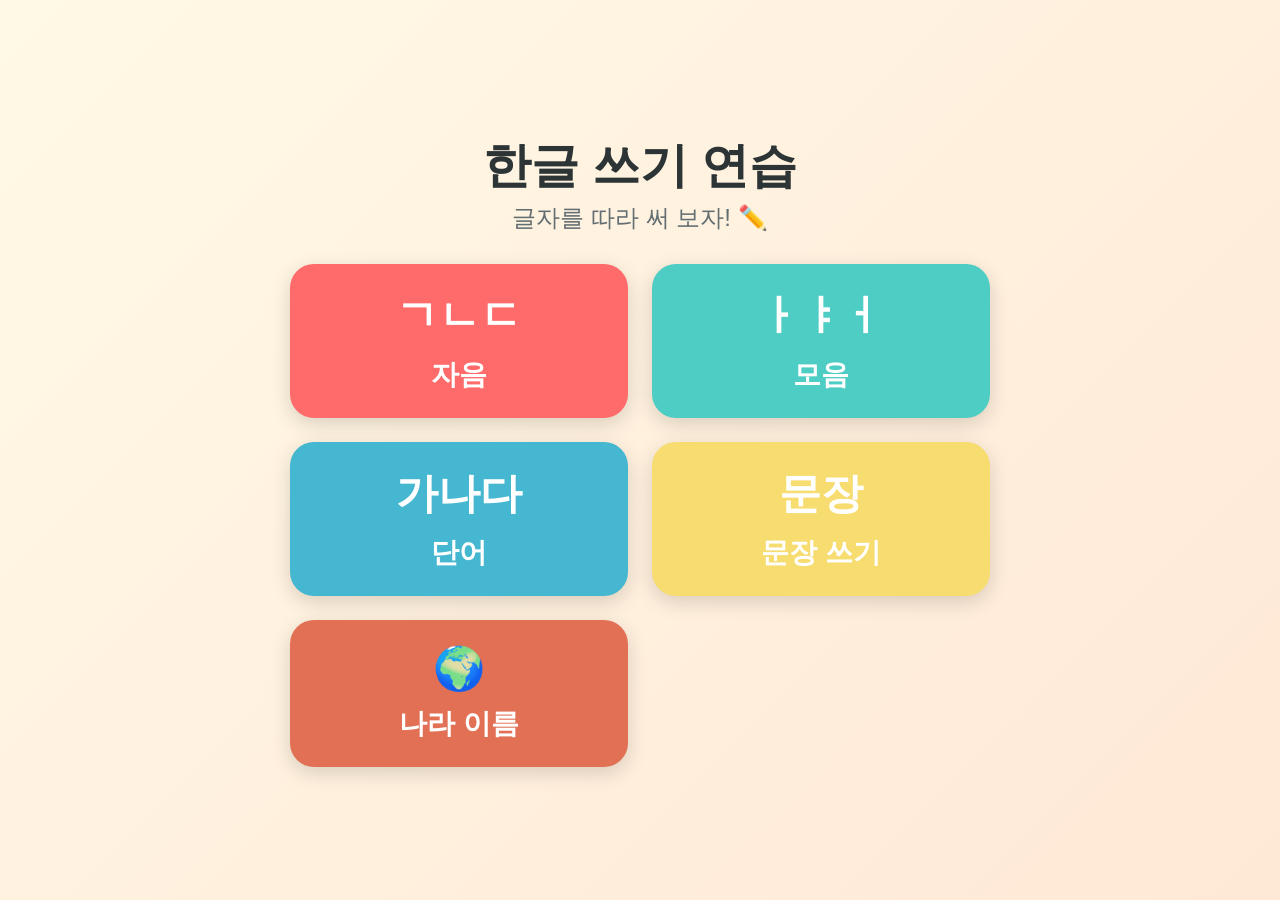
<file: index.html>
<!DOCTYPE html>
<html lang="ko">
<head>
  <meta charset="UTF-8">
  <meta name="viewport" content="width=device-width, initial-scale=1.0, user-scalable=no">
  <meta name="apple-mobile-web-app-capable" content="yes">
  <meta name="apple-mobile-web-app-status-bar-style" content="black-translucent">
  <meta name="apple-mobile-web-app-title" content="한글 쓰기">
  <link rel="manifest" href="manifest.json">
  <link rel="apple-touch-icon" href="icon-192.png">
  <title>한글 쓰기 연습</title>
  <link rel="stylesheet" href="style.css">
</head>
<body>
  <!-- 홈 화면 -->
  <div id="home-screen" class="screen active">
    <h1 class="app-title">한글 쓰기 연습</h1>
    <p class="app-subtitle">글자를 따라 써 보자! ✏️</p>
    <div class="category-grid">
      <button class="category-btn" data-category="consonants" style="background: #FF6B6B;">
        <span class="category-icon">ㄱㄴㄷ</span>
        <span class="category-label">자음</span>
      </button>
      <button class="category-btn" data-category="vowels" style="background: #4ECDC4;">
        <span class="category-icon">ㅏㅑㅓ</span>
        <span class="category-label">모음</span>
      </button>
      <button class="category-btn" data-category="words" style="background: #45B7D1;">
        <span class="category-icon">가나다</span>
        <span class="category-label">단어</span>
      </button>
      <button class="category-btn" data-category="sentences" style="background: #F7DC6F;">
        <span class="category-icon">문장</span>
        <span class="category-label">문장 쓰기</span>
      </button>
      <button class="category-btn" data-category="countries" style="background: #E17055;">
        <span class="category-icon">🌍</span>
        <span class="category-label">나라 이름</span>
      </button>
    </div>
  </div>

  <!-- 글자 선택 화면 -->
  <div id="select-screen" class="screen">
    <div class="top-bar">
      <button id="back-to-home" class="nav-btn back-btn">← 돌아가기</button>
      <h2 id="select-title" class="screen-title">자음</h2>
    </div>
    <div id="char-grid" class="char-grid"></div>
  </div>

  <!-- 쓰기 연습 화면 -->
  <div id="practice-screen" class="screen">
    <div class="top-bar">
      <button id="back-to-select" class="nav-btn back-btn">← 목록</button>
      <span id="practice-progress" class="progress-text"></span>
    </div>
    <div class="practice-area">
      <div class="guide-container">
        <span id="guide-char" class="guide-char"></span>
        <canvas id="draw-canvas"></canvas>
      </div>
      <div id="color-palette" class="color-palette"></div>
      <div class="practice-controls">
        <button id="prev-btn" class="control-btn" style="background: #A29BFE;">◀ 이전</button>
        <button id="clear-btn" class="control-btn" style="background: #FD79A8;">🗑 지우기</button>
        <button id="sound-btn" class="control-btn" style="background: #FDCB6E;">🔊 듣기</button>
        <button id="check-btn" class="control-btn" style="background: #6C5CE7;">✔ 확인</button>
        <button id="next-btn" class="control-btn" style="background: #00B894;">다음 ▶</button>
      </div>
      <div id="score-display" class="score-display"></div>
      <div id="encouragement" class="encouragement"></div>
    </div>
  </div>

  <script src="app.js"></script>
</body>
</html>
</file>
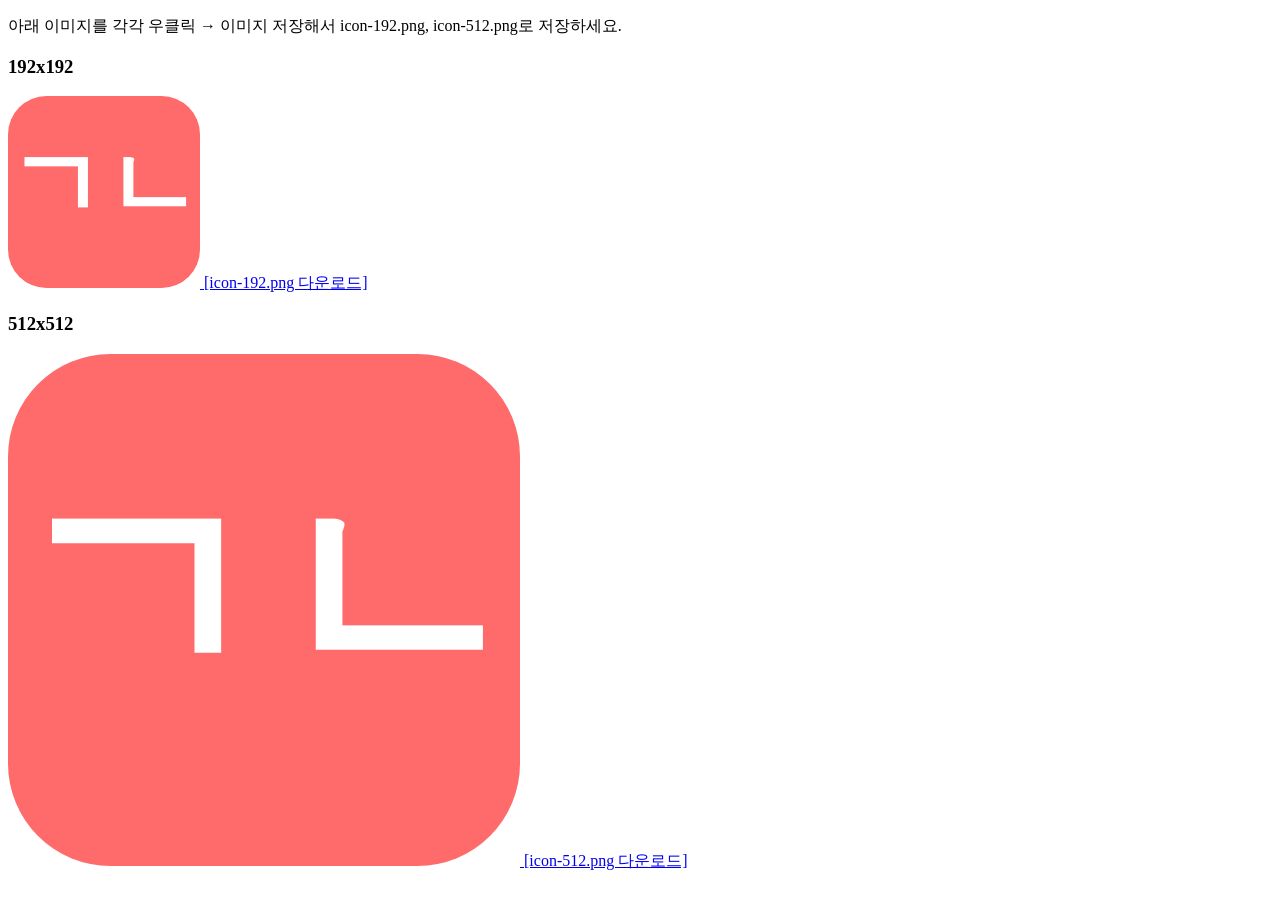
<file: generate-icons.html>
<!DOCTYPE html>
<html>
<head><title>아이콘 생성</title></head>
<body>
<p>아래 이미지를 각각 우클릭 → 이미지 저장해서 icon-192.png, icon-512.png로 저장하세요.</p>
<h3>192x192</h3>
<canvas id="c192" width="192" height="192"></canvas>
<h3>512x512</h3>
<canvas id="c512" width="512" height="512"></canvas>
<script>
function drawIcon(canvasId, size) {
  const c = document.getElementById(canvasId);
  const ctx = c.getContext('2d');
  // 배경
  ctx.fillStyle = '#FF6B6B';
  ctx.beginPath();
  ctx.roundRect(0, 0, size, size, size * 0.2);
  ctx.fill();
  // 글자
  ctx.fillStyle = 'white';
  ctx.font = `bold ${size * 0.5}px -apple-system, sans-serif`;
  ctx.textAlign = 'center';
  ctx.textBaseline = 'middle';
  ctx.fillText('ㄱㄴ', size/2, size/2);
}
drawIcon('c192', 192);
drawIcon('c512', 512);

// 자동으로 PNG 다운로드 링크 생성
['c192','c512'].forEach(id => {
  const c = document.getElementById(id);
  const link = document.createElement('a');
  const size = id === 'c192' ? 192 : 512;
  link.download = `icon-${size}.png`;
  link.href = c.toDataURL('image/png');
  link.textContent = ` [icon-${size}.png 다운로드]`;
  c.parentElement.insertBefore(link, c.nextSibling);
});
</script>
</body>
</html>
</file>
<file: style.css>
/* 기본 리셋 및 전체 스타일 */
* {
  margin: 0;
  padding: 0;
  box-sizing: border-box;
  -webkit-tap-highlight-color: transparent;
  -webkit-touch-callout: none;
  -webkit-user-select: none;
  user-select: none;
}

html, body {
  width: 100%;
  height: 100%;
  overflow: hidden;
  font-family: -apple-system, BlinkMacSystemFont, 'Apple SD Gothic Neo', sans-serif;
  background: #FFF9E6;
  touch-action: none;
}

/* 화면 전환 */
.screen {
  display: none;
  width: 100%;
  height: 100%;
  position: absolute;
  top: 0;
  left: 0;
  flex-direction: column;
}

.screen.active {
  display: flex;
}

/* ===== 홈 화면 ===== */
#home-screen {
  align-items: center;
  justify-content: center;
  padding: 40px;
  background: linear-gradient(135deg, #FFF9E6 0%, #FFE8D6 100%);
}

.app-title {
  font-size: 56px;
  font-weight: 800;
  color: #2D3436;
  margin-bottom: 8px;
  text-align: center;
}

.app-subtitle {
  font-size: 28px;
  color: #636E72;
  margin-bottom: 50px;
  text-align: center;
}

.category-grid {
  display: grid;
  grid-template-columns: 1fr 1fr;
  gap: 24px;
  width: 100%;
  max-width: 600px;
}

.category-btn {
  border: none;
  border-radius: 24px;
  padding: 32px 20px;
  display: flex;
  flex-direction: column;
  align-items: center;
  gap: 12px;
  cursor: pointer;
  transition: transform 0.15s ease;
  box-shadow: 0 6px 20px rgba(0,0,0,0.15);
}

.category-btn:active {
  transform: scale(0.95);
}

.category-icon {
  font-size: 42px;
  color: white;
  font-weight: 700;
}

.category-label {
  font-size: 28px;
  color: white;
  font-weight: 700;
}

/* ===== 상단 바 ===== */
.top-bar {
  display: flex;
  align-items: center;
  padding: 16px 20px;
  background: white;
  box-shadow: 0 2px 10px rgba(0,0,0,0.08);
  gap: 16px;
  flex-shrink: 0;
  z-index: 10;
}

.nav-btn {
  border: none;
  background: #DFE6E9;
  color: #2D3436;
  font-size: 22px;
  font-weight: 600;
  padding: 12px 20px;
  border-radius: 14px;
  cursor: pointer;
  transition: transform 0.1s ease;
  white-space: nowrap;
}

.nav-btn:active {
  transform: scale(0.95);
}

.screen-title {
  font-size: 30px;
  font-weight: 700;
  color: #2D3436;
}

.progress-text {
  font-size: 22px;
  font-weight: 600;
  color: #636E72;
  margin-left: auto;
}

/* ===== 글자 선택 그리드 ===== */
.char-grid {
  display: grid;
  grid-template-columns: repeat(auto-fill, minmax(100px, 1fr));
  gap: 16px;
  padding: 24px;
  overflow-y: auto;
  -webkit-overflow-scrolling: touch;
  flex: 1;
}

.char-btn {
  aspect-ratio: 1;
  border: none;
  border-radius: 18px;
  font-size: 48px;
  font-weight: 700;
  color: white;
  cursor: pointer;
  display: flex;
  align-items: center;
  justify-content: center;
  box-shadow: 0 4px 12px rgba(0,0,0,0.12);
  transition: transform 0.1s ease;
}

.char-btn:active {
  transform: scale(0.93);
}

/* 단어/문장 버튼은 가로로 길게 */
.char-btn.wide {
  aspect-ratio: auto;
  padding: 20px 28px;
  font-size: 36px;
  grid-column: 1 / -1;
}

/* ===== 쓰기 연습 화면 ===== */
.practice-area {
  flex: 1;
  display: flex;
  flex-direction: column;
  align-items: center;
  justify-content: center;
  padding: 20px;
  gap: 20px;
  overflow: hidden;
}

.guide-container {
  position: relative;
  width: min(80vw, 500px);
  height: min(80vw, 500px);
  background: white;
  border-radius: 24px;
  box-shadow: 0 4px 20px rgba(0,0,0,0.1);
  overflow: hidden;
  border: 4px dashed #DFE6E9;
}

/* 문장 모드에서는 가로로 넓게 */
.guide-container.wide {
  width: min(95vw, 800px);
  height: min(55vw, 350px);
}

.guide-char {
  position: absolute;
  top: 50%;
  left: 50%;
  transform: translate(-50%, -50%);
  font-size: 280px;
  font-weight: 300;
  color: #E0E0E0;
  pointer-events: none;
  z-index: 1;
  line-height: 1;
  white-space: nowrap;
}

.guide-container.wide .guide-char {
  font-size: 120px;
}

#draw-canvas {
  position: absolute;
  top: 0;
  left: 0;
  width: 100%;
  height: 100%;
  z-index: 2;
  touch-action: none;
}

/* ===== 색상 팔레트 ===== */
.color-palette {
  display: flex;
  gap: 10px;
  justify-content: center;
  flex-wrap: wrap;
}

.color-dot {
  width: 44px;
  height: 44px;
  border-radius: 50%;
  border: 3px solid white;
  cursor: pointer;
  box-shadow: 0 2px 8px rgba(0,0,0,0.2);
  transition: transform 0.15s ease, border-color 0.15s ease;
  padding: 0;
}

.color-dot:active {
  transform: scale(0.9);
}

.color-dot.selected {
  border-color: #2D3436;
  transform: scale(1.15);
}

.palette-divider {
  width: 2px;
  background: #DFE6E9;
  margin: 0 6px;
  align-self: stretch;
  border-radius: 1px;
}

.eraser-dot {
  min-width: 44px;
  height: 44px;
  border-radius: 12px;
  border: 3px solid transparent;
  background: transparent;
  cursor: pointer;
  display: flex;
  align-items: center;
  justify-content: center;
  padding: 4px 8px;
  transition: transform 0.15s ease, border-color 0.15s ease, background 0.15s ease;
}

.eraser-dot svg {
  display: block;
  filter: drop-shadow(0 1px 2px rgba(0,0,0,0.15));
}

.eraser-dot:active {
  transform: scale(0.9);
}

.eraser-dot.selected {
  border-color: #2D3436;
  background: #FFE8D6;
  transform: scale(1.08);
}

/* 캔버스 위 원형 지우개 커서 */
.eraser-cursor {
  position: absolute;
  border: 2px dashed #E17055;
  background: rgba(225, 112, 85, 0.08);
  border-radius: 50%;
  pointer-events: none;
  transform: translate(-50%, -50%);
  z-index: 3;
  transition: width 0.1s, height 0.1s;
}

/* ===== 컨트롤 버튼 ===== */
.practice-controls {
  display: flex;
  gap: 16px;
}

.control-btn {
  border: none;
  color: white;
  font-size: 24px;
  font-weight: 700;
  padding: 16px 32px;
  border-radius: 18px;
  cursor: pointer;
  box-shadow: 0 4px 12px rgba(0,0,0,0.15);
  transition: transform 0.1s ease;
}

.control-btn:active {
  transform: scale(0.93);
}

/* ===== 점수 표시 ===== */
.score-display {
  display: flex;
  align-items: center;
  justify-content: center;
  gap: 8px;
  min-height: 48px;
  font-size: 32px;
  font-weight: 800;
}

.score-stars {
  font-size: 40px;
  letter-spacing: 4px;
}

.score-text {
  font-size: 26px;
  font-weight: 700;
  color: #636E72;
}

/* ===== 격려 메시지 ===== */
.encouragement {
  font-size: 32px;
  font-weight: 700;
  color: #FF6B6B;
  min-height: 48px;
  text-align: center;
  transition: opacity 0.3s ease;
}

/* ===== iPad 가로모드 최적화 ===== */
@media (orientation: landscape) {
  .category-grid {
    max-width: 700px;
  }

  .app-title {
    font-size: 48px;
    margin-bottom: 4px;
  }

  .app-subtitle {
    font-size: 24px;
    margin-bottom: 30px;
  }

  .category-btn {
    padding: 24px 16px;
  }

  .practice-area {
    flex-direction: row;
    flex-wrap: wrap;
    justify-content: center;
    padding: 12px;
    gap: 16px;
  }

  .guide-container {
    width: min(50vh, 400px);
    height: min(50vh, 400px);
  }

  .guide-container.wide {
    width: min(80vw, 750px);
    height: min(45vh, 300px);
  }

  .guide-char {
    font-size: 220px;
  }

  .guide-container.wide .guide-char {
    font-size: 100px;
  }
}

/* ===== 안전 영역 (노치 등) ===== */
@supports (padding: env(safe-area-inset-top)) {
  .top-bar {
    padding-top: calc(16px + env(safe-area-inset-top));
  }
}
</file>
